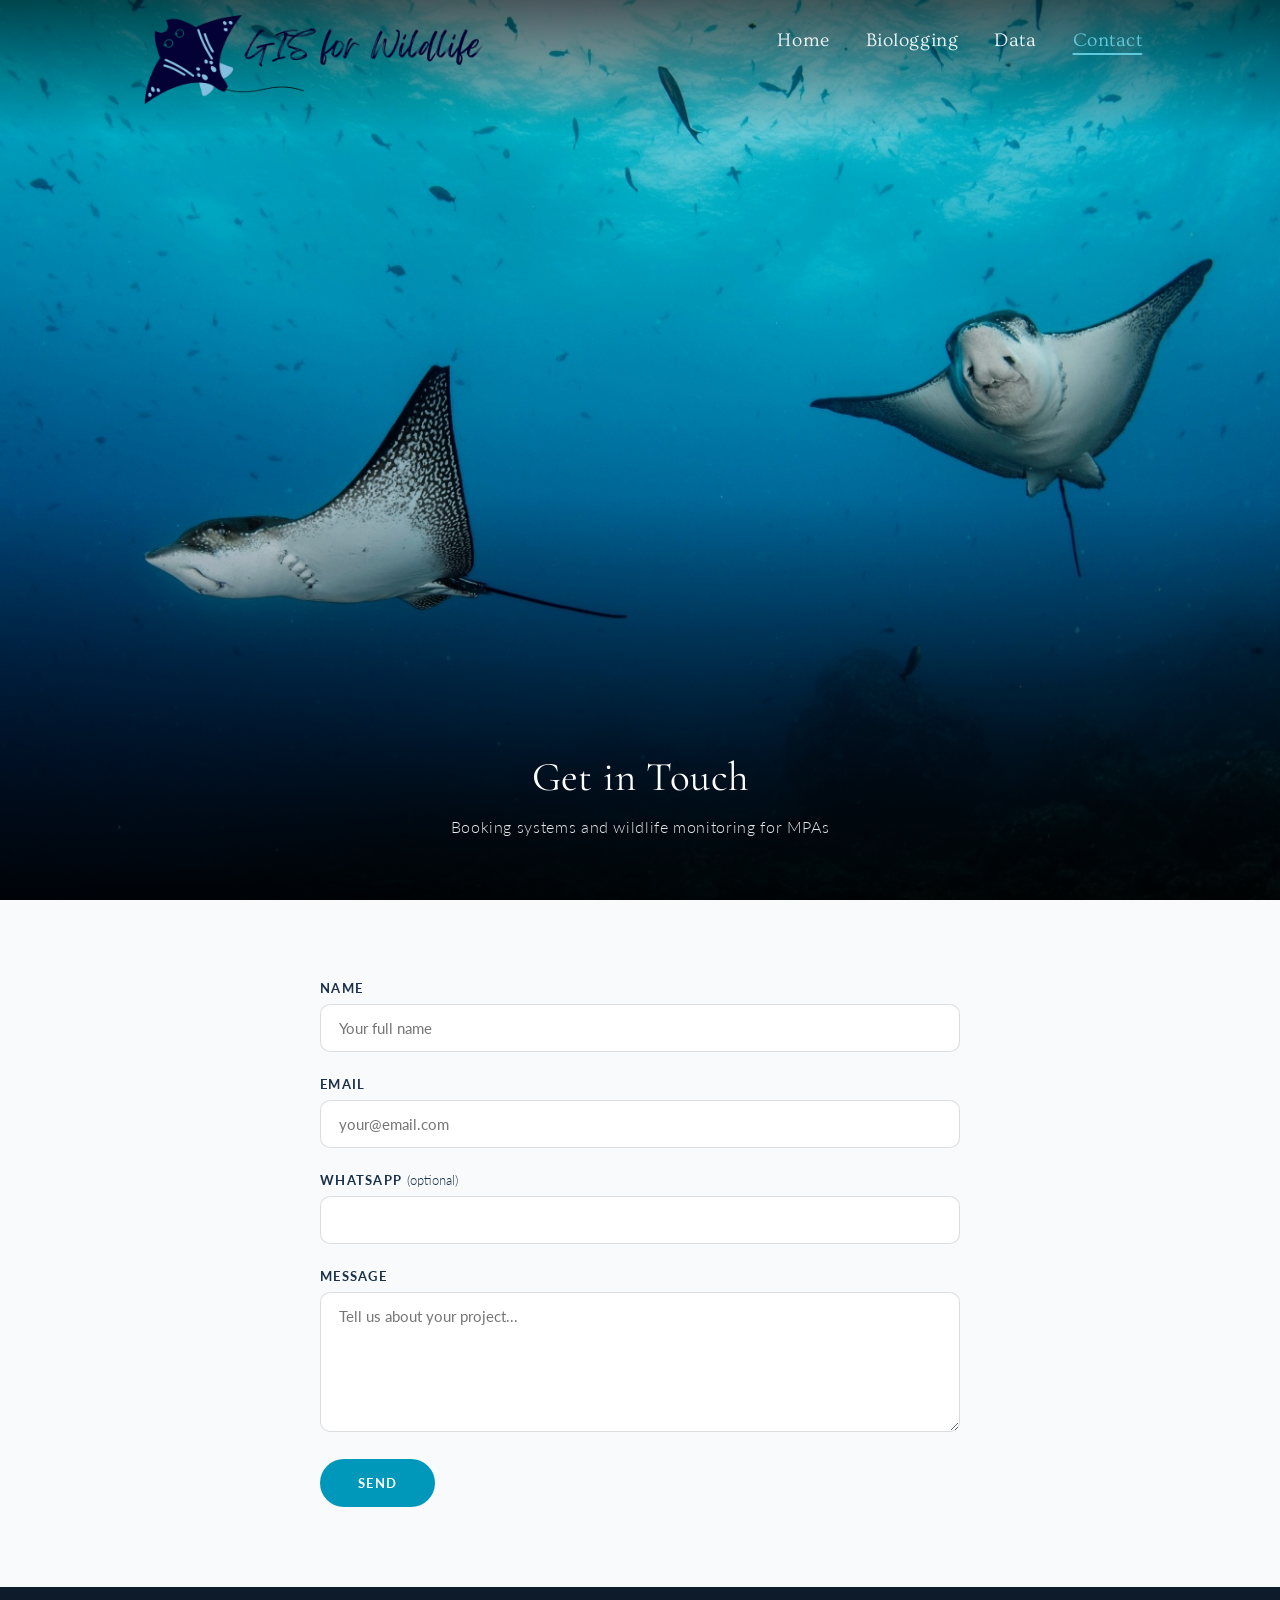
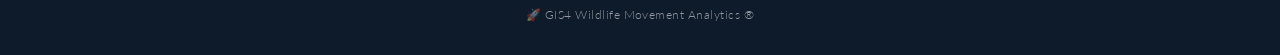
<file: contact/index.html>
<!DOCTYPE html>
<html lang="en" style="--photo-font: 'Cormorant Garamond';">
<head>
  <meta charset="UTF-8" />
  <meta name="viewport" content="width=device-width, initial-scale=1.0" />
  <link rel="icon" type="image/png" href="../uploads/Logo/ocean-web-removebg-alt.png" />
  <title>Contact — GIS for Wildlife</title>
  <meta name="description" content="Get in touch with GIS for Wildlife. Booking systems, marine wildlife monitoring, and biologging services." />
  <!-- Open Graph / social sharing -->
  <meta property="og:type" content="website" />
  <meta property="og:url" content="https://gis4-wildlife.com/contact/" />
  <meta property="og:title" content="Contact — GIS for Wildlife" />
  <meta property="og:description" content="Get in touch with GIS for Wildlife. Booking systems, marine wildlife monitoring, and biologging services." />
  <meta property="og:image" content="https://gis4-wildlife.com/uploads/Contact_page/GAB4404_ed.jpg" />
  <!-- Twitter / X Card -->
  <meta name="twitter:card" content="summary_large_image" />
  <meta name="twitter:title" content="Contact — GIS for Wildlife" />
  <meta name="twitter:description" content="Get in touch with GIS for Wildlife. Booking systems, marine wildlife monitoring, and biologging services." />
  <meta name="twitter:image" content="https://gis4-wildlife.com/uploads/Contact_page/GAB4404_ed.jpg" />
  <link rel="stylesheet" href="../css/style.css" />
  <style>
    ul.nav-links li { list-style: none !important; padding: 0 !important; margin: 0 !important; }
    ul.nav-links { list-style: none !important; padding: 0 !important; margin: 0 !important; display: flex !important; gap: 36px !important; }
    @media (max-width: 768px) {
      ul.nav-links { gap: 0px !important; }
    }
    ul.nav-links li { display: flex !important; align-items: center !important; }
    .nav-links a { font-family: 'Ovo', Georgia, serif !important; font-size: 19px !important; color: rgba(255,255,255,0.92) !important; display: inline-block !important; position: relative !important; }
    nav.scrolled .nav-links a { color: var(--navy-mid) !important; }
    .nav-links a.active::after { width: 100% !important; background: var(--ocean-lt) !important; }
    .nav-links a:hover::after { width: 100% !important; background: var(--ocean-lt) !important; }
    .nav-links a.active { color: var(--ocean-lt) !important; }
    .contact-hero-img { object-position: center 40%; filter: brightness(0.9) saturate(1.05) !important; }
    #hero .hero-overlay { background: linear-gradient(to bottom, rgba(0,0,0,0.60) 0%, rgba(0,0,0,0.20) 10%, rgba(0,0,0,0) 15%, rgba(0,0,0,0) 55%, rgba(0,0,0,0.85) 100%); }

    /* Contact form */
    .contact-form-section {
      background: var(--white);
      padding: 80px 48px;
    }
    .contact-form-wrap {
      max-width: 640px;
      margin: 0 auto;
    }
    .form-group {
      margin-bottom: 24px;
    }
    .form-group label {
      display: block;
      font-family: 'Lato', sans-serif;
      font-size: 0.8rem;
      font-weight: 700;
      letter-spacing: 0.1em;
      text-transform: uppercase;
      color: var(--navy-mid);
      margin-bottom: 8px;
    }
    .form-group input,
    .form-group textarea {
      width: 100%;
      padding: 14px 18px;
      border: 1.5px solid rgba(13,27,42,0.15);
      border-radius: 10px;
      font-family: 'Lato', sans-serif;
      font-size: 0.95rem;
      color: var(--navy);
      background: #fff;
      transition: border-color 0.2s;
      box-sizing: border-box;
      outline: none;
    }
    .form-group input:focus,
    .form-group textarea:focus {
      border-color: var(--ocean);
    }
    .form-group textarea {
      resize: vertical;
      min-height: 140px;
    }
    .form-submit { margin-top: 8px; }
    .form-success {
      display: none;
      background: var(--off-white);
      border-radius: 10px;
      padding: 20px 24px;
      color: var(--navy);
      font-family: 'Lato', sans-serif;
      font-size: 0.95rem;
      margin-top: 20px;
      text-align: center;
    }
    @media (max-width: 768px) {
      .contact-form-section { padding: 56px 24px; }
      .contact-hero-img { object-position: 20% 40% !important; }
    }
  </style>
</head>
<body>

<!-- ═══════════════════════════════════════
     NAVIGATION
═══════════════════════════════════════ -->
<nav id="main-nav">
  <a href="../" class="nav-logo-wrap">
    <img src="../uploads/Logo/gis_for_wildlife_new_logo_web-removebg-preview.png" alt="GIS for Wildlife" class="nav-logo" />
  </a>
  <button class="nav-hamburger" id="nav-hamburger" aria-label="Toggle menu" aria-expanded="false">
    <span></span>
    <span></span>
    <span></span>
  </button>
  <ul class="nav-links nav-links-center">
    <li><a href="../">Home</a></li>
    <li><a href="../biologging/">Biologging</a></li>
    <li><a href="../data/">Data</a></li>
    <li><a href="./" class="active">Contact</a></li>
  </ul>
  <div class="nav-spacer"></div>
</nav>


<!-- ═══════════════════════════════════════
     HERO
═══════════════════════════════════════ -->
<section class="hero" id="hero">
  <img
    src="../uploads/Contact_page/GAB4730_ed.jpg"
    alt="Contact GIS for Wildlife — marine conservation and booking systems"
    class="hero-img contact-hero-img"
    id="hero-img"
  />
  <div class="hero-overlay"></div>
  <div class="hero-caption">
    <h1>Get in Touch</h1>
    <p>Booking systems and wildlife monitoring for MPAs </p>
  </div>
</section>


<!-- ═══════════════════════════════════════
     CONTACT FORM
═══════════════════════════════════════ -->
<section class="contact-form-section">
  <div class="contact-form-wrap reveal">
    <form id="contact-form" action="https://formspree.io/f/xlgvrjrp" method="POST">
      <div class="form-group">
        <label for="name">Name</label>
        <input type="text" id="name" name="name" placeholder="Your full name" required />
      </div>
      <div class="form-group">
        <label for="email">Email</label>
        <input type="email" id="email" name="email" placeholder="your@email.com" required />
      </div>
      <div class="form-group">
        <label for="whatsapp">WhatsApp <span style="font-weight:300; text-transform:none; letter-spacing:0;">(optional)</span></label>
        <input type="tel" id="whatsapp" name="whatsapp"  />
      </div>
      <div class="form-group">
        <label for="message">Message</label>
        <textarea id="message" name="message" placeholder="Tell us about your project..." required></textarea>
      </div>
      <div class="form-submit">
        <button type="submit" class="btn btn-ocean">Send</button>
      </div>
      <div class="form-success" id="form-success">
        Thank you — we'll be in touch soon.
      </div>
    </form>
  </div>
</section>


<!-- ═══════════════════════════════════════
     FOOTER
═══════════════════════════════════════ -->
<div id="shared-footer"></div>
<script src="../js/footer.js"></script>


<!-- ═══════════════════════════════════════
     SCRIPTS
═══════════════════════════════════════ -->
<script>
  /* --- Nav scroll state --- */
  const nav = document.getElementById('main-nav');
  window.addEventListener('scroll', () => {
    nav.classList.toggle('scrolled', window.scrollY > 40);
  }, { passive: true });

  /* --- Parallax hero --- */
  const heroImg = document.getElementById('hero-img');
  window.addEventListener('scroll', () => {
    if (!heroImg) return;
    const pct = window.scrollY / window.innerHeight;
    heroImg.style.transform = `scale(1.08) translateY(${pct * 48}px)`;
  }, { passive: true });

  /* --- Nav hamburger --- */
  const hamburger = document.getElementById('nav-hamburger');
  if (hamburger) {
    hamburger.addEventListener('click', () => {
      const expanded = hamburger.getAttribute('aria-expanded') === 'true';
      hamburger.setAttribute('aria-expanded', String(!expanded));
      nav.classList.toggle('nav-open', !expanded);
    });
  }

  /* --- Contact form AJAX submit --- */
  const form = document.getElementById('contact-form');
  if (form) {
    form.addEventListener('submit', async (e) => {
      e.preventDefault();
      const btn = form.querySelector('button[type="submit"]');
      btn.disabled = true;
      btn.textContent = 'Sending…';
      const res = await fetch(form.action, {
        method: 'POST',
        body: new FormData(form),
        headers: { Accept: 'application/json' }
      });
      if (res.ok) {
        form.reset();
        btn.style.display = 'none';
        document.getElementById('form-success').style.display = 'block';
      } else {
        btn.disabled = false;
        btn.textContent = 'Send';
        alert('Something went wrong — please try again.');
      }
    });
  }

  /* --- Scroll reveal --- */
  const revealEls = document.querySelectorAll('.reveal');
  const observer = new IntersectionObserver((entries) => {
    entries.forEach(e => {
      if (e.isIntersecting) {
        e.target.classList.add('visible');
        observer.unobserve(e.target);
      }
    });
  }, { threshold: 0.12 });
  revealEls.forEach(el => observer.observe(el));
</script>

</body>
</html>
</file>
<file: css/style.css>
/* ============================================================
   GIS for Wildlife — Shared Stylesheet
   ============================================================ */

@import url('https://fonts.googleapis.com/css2?family=Lato:wght@300;400;700&family=Playfair+Display:ital,wght@0,400;0,600;1,400&family=Ovo&family=Cormorant+Garamond:ital,wght@0,300;0,400;1,300;1,400&display=swap');

/* --- Tokens --- */
:root {
  --navy:      #0d1b2a;
  --navy-mid:  #1a3048;
  --ocean:     oklch(62% 0.13 218);
  --ocean-lt:  oklch(78% 0.10 210);
  --white:     #f8fafc;
  --off-white: #eef3f7;
  --text:      #111820;
  --text-sub:  #3a5068;
  --radius:    14px;
  --nav-h:     78px;
}

/* --- Reset --- */
*, *::before, *::after { box-sizing: border-box; margin: 0; padding: 0; }
html { scroll-behavior: smooth; }
body {
  font-family: 'Lato', Helvetica, sans-serif;
  background: var(--white);
  color: var(--text);
  overflow-x: hidden;
}
img { display: block; max-width: 100%; }
a { text-decoration: none; color: inherit; }

/* --- Navigation --- */
.nav-logo-wrap { display: flex; align-items: flex-end; padding-left: 50px; padding-bottom: 0; }
.nav-spacer { min-width: 200px; }
.nav-links-center {
  position: absolute;
  left: 75%;
  top: 30px;
  transform: translateX(-50%);
}
nav {
  position: fixed;
  top: 0; left: 0; right: 0;
  z-index: 100;
  height: var(--nav-h);
  display: flex;
  align-items: center;
  justify-content: space-between;
  padding: 0 48px;
  background: transparent;
  border-bottom: 1px solid transparent;
  transition: background 0.4s ease, border-color 0.4s ease, box-shadow 0.4s ease;
}
nav.scrolled {
  background: rgba(255,255,255,0.40);
  backdrop-filter: blur(12px);
  -webkit-backdrop-filter: blur(12px);
  border-bottom: 1px solid rgba(13,27,42,0.08);
  box-shadow: 0 2px 20px rgba(13,27,42,0.08);
}
.nav-logo {
  height: 122px;
  width: auto;
  transition: height 0.2s ease;
  margin-bottom: -42px;
  margin-left: 30px;
}
.nav-links {
  display: flex;
  gap: 36px;
  list-style: none !important;
  padding: 0 !important;
  margin: 0 !important;
}
.nav-links li {
  list-style: none !important;
  display: flex !important;
  align-items: center;
  padding: 0 !important;
  margin: 0 !important;
}
.nav-links a {
  font-family: 'Ovo', Georgia, serif;
  font-size: 19px;
  font-weight: 400;
  letter-spacing: 0.03em;
  text-transform: none;
  color: rgba(255,255,255,0.92);
  position: relative;
  display: inline-block;
  padding-bottom: 4px;
  transition: color 0.3s;
}
  /* font-weight: 400;
  letter-spacing: 0.03em;
  text-transform: none;
  color: rgba(255,255,255,0.92);
  position: relative;
  padding-bottom: 4px;
  transition: color 0.3s;
} */
nav.scrolled .nav-links a {
  color: var(--navy-mid);
}
.nav-links a::after {
  content: '';
  position: absolute;
  bottom: 0; left: 0;
  width: 0; height: 2px;
  background: var(--ocean-lt);
  border-radius: 2px;
  transition: width 0.25s ease;
  white-space: nowrap;
}
nav.scrolled .nav-links a::after {
  background: var(--ocean-lt);
}
.nav-links a:hover::after,
.nav-links a.active::after { width: 100%; }
.nav-links a:hover { color: var(--ocean-lt); }
nav.scrolled .nav-links a:hover { color: var(--ocean); }
.nav-links a.active { color: var(--ocean-lt); }
nav.scrolled .nav-links a.active { color: var(--ocean); }

/* --- Hero Banner --- */
.hero {
  position: relative;
  width: 100%;
  height: 100vh;
  min-height: 600px;
  overflow: hidden;
}
.hero-img {
  position: absolute;
  inset: 0;
  width: 100%; height: 100%;
  object-fit: cover;
  object-position: center 30%;
  transform: scale(1.08);
  transition: transform 0.1s linear;
  filter: brightness(0.82) saturate(1.1);
}
.hero-overlay {
  position: absolute;
  inset: 0;
  background: linear-gradient(
    to bottom,
    rgba(13,27,42,0.08) 0%,
    rgba(13,27,42,0.12) 50%,
    rgba(13,27,42,0.55) 100%
  );
}
.hero-caption {
  position: absolute;
  bottom: 64px;
  left: 0; right: 0;
  text-align: center;
  padding: 0 24px;
  color: #fff;
  animation: fadeUp 1s ease 0.3s both;
}
.hero-caption h1 {
  font-family: var(--photo-font, 'Ovo'), Georgia, serif;
  font-size: clamp(1.7rem, 3.2vw, 2.8rem);
  font-weight: 400;
  line-height: 1.22;
  letter-spacing: 0.01em;
  text-shadow: 0 2px 24px rgba(0,0,0,0.35);
  margin-bottom: 14px;
}
.hero-caption p {
  font-family: 'Lato', sans-serif;
  font-size: clamp(0.85rem, 1.3vw, 1rem);
  font-weight: 300;
  letter-spacing: 0.04em;
  opacity: 0.9;
  max-width: 480px;
  margin: 0 auto;
  text-shadow: 0 1px 8px rgba(0,0,0,0.4);
}
/* Lower position variants */
.hero-caption-low {
  bottom: 36px;
}
.hero-caption-lower {
  bottom: 28px;
}
.hero-caption-lower h1 {
  margin-bottom: 10px;
}
.hero-caption-lower p {
  max-width: 400px;
}
.hero-scroll-hint {
  position: absolute;
  bottom: 24px;
  left: 50%;
  transform: translateX(-50%);
  display: flex;
  flex-direction: column;
  align-items: center;
  gap: 6px;
  color: rgba(255,255,255,0.6);
  font-size: 11px;
  letter-spacing: 0.1em;
  text-transform: uppercase;
  animation: bounce 2s infinite 1.5s;
}
.hero-scroll-hint span {
  width: 1px;
  height: 38px;
  background: linear-gradient(to bottom, rgba(255,255,255,0.6), transparent);
}

/* --- Section generic --- */
section {
  padding: 96px 48px;
}
.section-inner {
  max-width: 1100px;
  margin: 0 auto;
}

/* --- Text sections --- */
.text-section {
  background: var(--white);
}
.section-label {
  font-size: 11px;
  font-weight: 700;
  letter-spacing: 0.2em;
  text-transform: uppercase;
  color: var(--ocean);
  margin-bottom: 16px;
}
.section-title {
  font-family: 'Playfair Display', Georgia, serif;
  font-size: clamp(1.9rem, 3.5vw, 3rem);
  font-weight: 600;
  color: var(--navy);
  line-height: 1.2;
  margin-bottom: 24px;
}
.section-body {
  font-size: 0.94rem;
  line-height: 1.78;
  color: var(--text-sub);
  max-width: 640px;
  font-weight: 300;
}

/* --- Full-bleed image section --- */
.img-section {
  position: relative;
  width: 100%;
  height: 85vh;
  min-height: 540px;
  overflow: hidden;
}
.img-section img {
  width: 100%; height: 100%;
  object-fit: cover;
  object-position: center 40%;
  transform: scale(1.06);
  transition: transform 0.1s linear;
  filter: brightness(0.80) saturate(1.1);
}
.img-section-caption {
  position: absolute;
  bottom: 0; left: 0; right: 0;
  padding: 48px 64px;
  background: linear-gradient(to top, rgba(13,27,42,0.72) 0%, transparent 100%);
  color: #fff;
}
.img-section-caption h2 {
  font-family: var(--photo-font, 'Ovo'), Georgia, serif;
  font-size: clamp(1.7rem, 3.2vw, 2.8rem);
  font-weight: 400;
  line-height: 1.22;
  margin-bottom: 14px;
  text-shadow: 0 2px 24px rgba(0,0,0,0.35);
  letter-spacing: 0.01em;
}
.img-section-caption p {
  font-family: 'Lato', sans-serif;
  font-size: clamp(0.85rem, 1.3vw, 1rem);
  font-weight: 300;
  letter-spacing: 0.04em;
  opacity: 0.9;
  max-width: 480px;
  text-shadow: 0 1px 8px rgba(0,0,0,0.4);
}

/* --- Split layout (text + image) --- */
.split-section {
  background: var(--white);
  padding: 96px 48px;
}
.split-inner {
  max-width: 1100px;
  margin: 0 auto;
  display: grid;
  grid-template-columns: 1fr 1fr;
  gap: 72px;
  align-items: center;
}
.split-inner.reverse { direction: rtl; }
.split-inner.reverse > * { direction: ltr; }
.split-image {
  border-radius: var(--radius);
  overflow: hidden;
  box-shadow: 0 20px 60px rgba(13,27,42,0.14);
}
.split-image img {
  width: 100%; height: 100%;
  object-fit: cover;
  min-height: 360px;
  transition: transform 0.5s ease;
}
.split-image:hover img { transform: scale(1.03); }

/* --- Blue band --- */
.band-section {
  background: var(--navy);
  color: #fff;
  padding: 80px 48px;
  text-align: center;
}
.band-section .section-title { color: #fff; }
.band-section .section-body { color: rgba(255,255,255,0.72); max-width: 700px; margin: 0 auto 32px; }

/* --- Button --- */
.btn {
  display: inline-block;
  padding: 14px 36px;
  border-radius: 40px;
  font-family: 'Lato', sans-serif;
  font-size: 13px;
  font-weight: 700;
  letter-spacing: 0.1em;
  text-transform: uppercase;
  cursor: pointer;
  transition: all 0.22s ease;
}
.btn-ocean {
  background: var(--ocean);
  color: #fff;
  border: 2px solid transparent;
}
.btn-ocean:hover {
  background: transparent;
  border-color: var(--ocean);
  color: var(--ocean);
}
.btn-white {
  background: #fff;
  color: var(--navy);
  border: 2px solid transparent;
}
.btn-white:hover {
  background: transparent;
  border-color: rgba(255,255,255,0.7);
  color: #fff;
}
.btn-outline-navy {
  background: transparent;
  color: var(--navy);
  border: 2px solid var(--navy);
}
.btn-outline-navy:hover {
  background: var(--navy);
  color: #fff;
}

/* --- Tags / Chips --- */
.chip {
  display: inline-block;
  padding: 5px 14px;
  border-radius: 20px;
  font-size: 12px;
  font-weight: 700;
  letter-spacing: 0.08em;
  text-transform: uppercase;
}
.chip-ocean { background: oklch(94% 0.05 210); color: var(--ocean); }

/* --- Data images grid --- */
.data-grid {
  display: grid;
  grid-template-columns: 1fr 1fr;
  gap: 24px;
}
.data-card {
  border-radius: var(--radius);
  overflow: hidden;
  box-shadow: 0 8px 32px rgba(13,27,42,0.12);
  position: relative;
  transition: transform 0.3s ease, box-shadow 0.3s ease;
}
.data-card:hover {
  transform: translateY(-4px);
  box-shadow: 0 16px 48px rgba(13,27,42,0.18);
}
.data-card img {
  width: 100%;
  display: block;
}
.data-card-label {
  position: absolute;
  top: 16px; left: 16px;
  background: rgba(13,27,42,0.72);
  color: #fff;
  padding: 6px 14px;
  border-radius: 20px;
  font-size: 12px;
  font-weight: 700;
  letter-spacing: 0.06em;
  text-transform: uppercase;
}

/* --- Scroll-in animations --- */
.reveal {
  opacity: 0;
  transform: translateY(32px);
  transition: opacity 0.7s ease, transform 0.7s ease;
}
.reveal.visible {
  opacity: 1;
  transform: translateY(0);
}
.reveal-delay-1 { transition-delay: 0.1s; }
.reveal-delay-2 { transition-delay: 0.2s; }
.reveal-delay-3 { transition-delay: 0.3s; }

/* --- Footer --- */
footer {
  background: var(--navy);
  color: rgba(255,255,255,0.55);
  padding: 48px;
  text-align: center;
  font-size: 13px;
  font-weight: 300;
  letter-spacing: 0.04em;
  line-height: 2;
}
footer strong {
  color: rgba(255,255,255,0.85);
  font-weight: 700;
}
footer a {
  color: var(--ocean-lt);
  transition: color 0.2s;
}
footer a:hover { color: #fff; }

/* --- Divider line --- */
.divider {
  width: 56px; height: 3px;
  background: var(--ocean);
  border-radius: 2px;
  margin-bottom: 28px;
}

/* --- Stat row --- */
.stat-row {
  display: flex;
  gap: 64px;
  flex-wrap: wrap;
  margin-top: 48px;
}

.stat-num {
  font-family: 'Playfair Display', Georgia, serif;
  font-size: 2.6rem;
  color: var(--ocean);
  font-weight: 600;
  line-height: 1;
}
.stat-label {
  font-size: 12px;
  font-weight: 700;
  letter-spacing: 0.12em;
  text-transform: uppercase;
  color: var(--text-sub);
  margin-top: 6px;
}
.open-data-tag-img {
  border-radius: var(--radius);
  overflow: hidden;
  box-shadow: 0 20px 60px rgba(13,27,42,0.14);
  position: relative;
}

.open-data-tag-img img {
  width: 100%;
  display: block;
  transition: transform 0.5s ease;
}

.open-data-tag-img:hover img { transform: scale(1.03); }

.open-data-tag-img figcaption {
  position: absolute;
  bottom: 0;
  left: 0;
  right: 0;
  padding: 10px 16px;
  background: linear-gradient(to top, rgba(13,27,42,0.65), transparent);
  color: rgba(255,255,255,0.85);
  font-size: 0.7rem;
  font-weight: 300;
  letter-spacing: 0.06em;
  /* text-transform: uppercase; */
}

/* --- Keyframes --- */
@keyframes fadeUp {
  from { opacity: 0; transform: translateY(24px); }
  to   { opacity: 1; transform: translateY(0); }
}
@keyframes bounce {
  0%, 100% { transform: translateX(-50%) translateY(0); }
  50%       { transform: translateX(-50%) translateY(6px); }
}

/* --- Responsive --- */
@media (max-width: 860px) {
  section, .split-section { padding: 64px 24px; }
  .split-inner { grid-template-columns: 1fr; gap: 40px; }
  .split-inner.reverse { direction: ltr; }
  .data-grid { grid-template-columns: 1fr; }
  .stat-row { gap: 36px; }
  .img-section-caption { padding: 32px 24px; }
  footer { padding: 36px 24px; }
}

/* --- Hamburger button (hidden on desktop) --- */
.nav-hamburger {
  display: none;
  flex-direction: column;
  justify-content: center;
  align-items: center;
  gap: 5px;
  width: 40px;
  height: 40px;
  background: transparent;
  border: none;
  cursor: pointer;
  padding: 4px;
  border-radius: 8px;
  flex-shrink: 0;
}
.nav-hamburger span {
  display: block;
  width: 22px;
  height: 2px;
  background: rgba(255,255,255,0.92);
  border-radius: 2px;
  transition: transform 0.28s ease, opacity 0.28s ease, width 0.28s ease;
  transform-origin: center;
}
nav.scrolled .nav-hamburger span { background: var(--navy-mid); }
.nav-hamburger.is-open span:nth-child(1) { transform: translateY(7px) rotate(45deg); }
.nav-hamburger.is-open span:nth-child(2) { opacity: 0; width: 0; }
.nav-hamburger.is-open span:nth-child(3) { transform: translateY(-7px) rotate(-45deg); }

/* --- Mobile: 768px --- */
@media (max-width: 768px) {
  :root { --nav-h: 60px; }

  nav {
    padding: 0 16px;
    height: 60px;
    background: rgba(255,255,255,0.40);
    backdrop-filter: blur(12px);
    -webkit-backdrop-filter: blur(12px);
    border-bottom: 1px solid rgba(13,27,42,0.08);
    box-shadow: 0 2px 20px rgba(13,27,42,0.08);
  }

  .nav-logo-wrap { padding-left: 0; align-items: center; position: relative; z-index: 100; }

  .nav-logo { height: 100px !important;
              margin-top: -5px !important;
              /* margin-right: 5px !important; */
              margin-left: 5px !important;
            }

  .nav-hamburger { display: flex;
                margin-right: 5px !important;
                margin-top: 15px !important; }
  .nav-hamburger span { background: var(--navy-mid); }
  .nav-spacer { display: none; }

  .nav-links-center {
    position: fixed !important;
    top: 60px !important;
    left: auto !important;
    right: 0 !important;
    transform: none !important;
    width: 100% !important;
    z-index: 99;
    max-height: 0;
    overflow: hidden;
    opacity: 0;
    pointer-events: none;
    transition: max-height 0.35s ease, opacity 0.25s ease;
    background: rgba(255,255,255,0.40);
    backdrop-filter: blur(12px);
    -webkit-backdrop-filter: blur(12px);
    border-top: 1px solid rgba(13,27,42,0.08);
    box-shadow: 0 4px 20px rgba(13,27,42,0.08);
    display: flex !important;
    flex-direction: column !important;
    gap: 0 !important;
    padding: 0 !important;
  }
  nav.nav-open .nav-links-center {
    max-height: 600px;
    opacity: 1;
    pointer-events: auto;
  }
  .nav-links-center li {
    display: block !important;
    width: 100%;
    border-bottom: 1px solid rgba(13,27,42,0.08);
    transition: background 0.18s;
  }
  .nav-links-center li:last-child { border-bottom: none; }
  .nav-links-center li:hover { background: rgba(13,27,42,0.06); }
  .nav-links-center li a {
    display: block !important;
    width: 100% !important;
    padding: 11px 20px !important;
    font-size: 15px !important;
    font-weight: 700 !important;
    text-align: center !important;
    color: var(--navy-mid) !important;
    font-family: 'Ovo', Georgia, serif !important;
    letter-spacing: 0.04em;
    background: transparent !important;
  }
  .nav-links-center li a.active { color: var(--ocean) !important; }
  .nav-links-center li a:hover { color: var(--navy) !important; }
  .nav-links-center li a::after { display: none !important; }

  section, .split-section { padding: 48px 20px; }
  .band-section { padding: 56px 20px; }

  .img-section { height: 100vh; min-height: 0; }

  .split-image {
    margin-left: -20px;
    margin-right: -20px;
    border-radius: 0;
    box-shadow: none;
  }

  .hero { height: 85vh; min-height: 420px; }
  .hero-img { transform: none !important; }
  .img-section img { transform: none !important; }
  .hero-caption { bottom: 32px; padding: 0 20px; }

  .stat-row { gap: 24px; }

  footer { padding: 28px 20px 36px !important; }

  .closing-section { height: 55vh !important; min-height: 300px !important; }
  .partners { padding: 24px 16px !important; gap: 8px !important; }

  .open-data, .seasonal-intro, .season-grid-section, .capability-band {
    padding: 48px 20px !important;
  }
}
</file>
